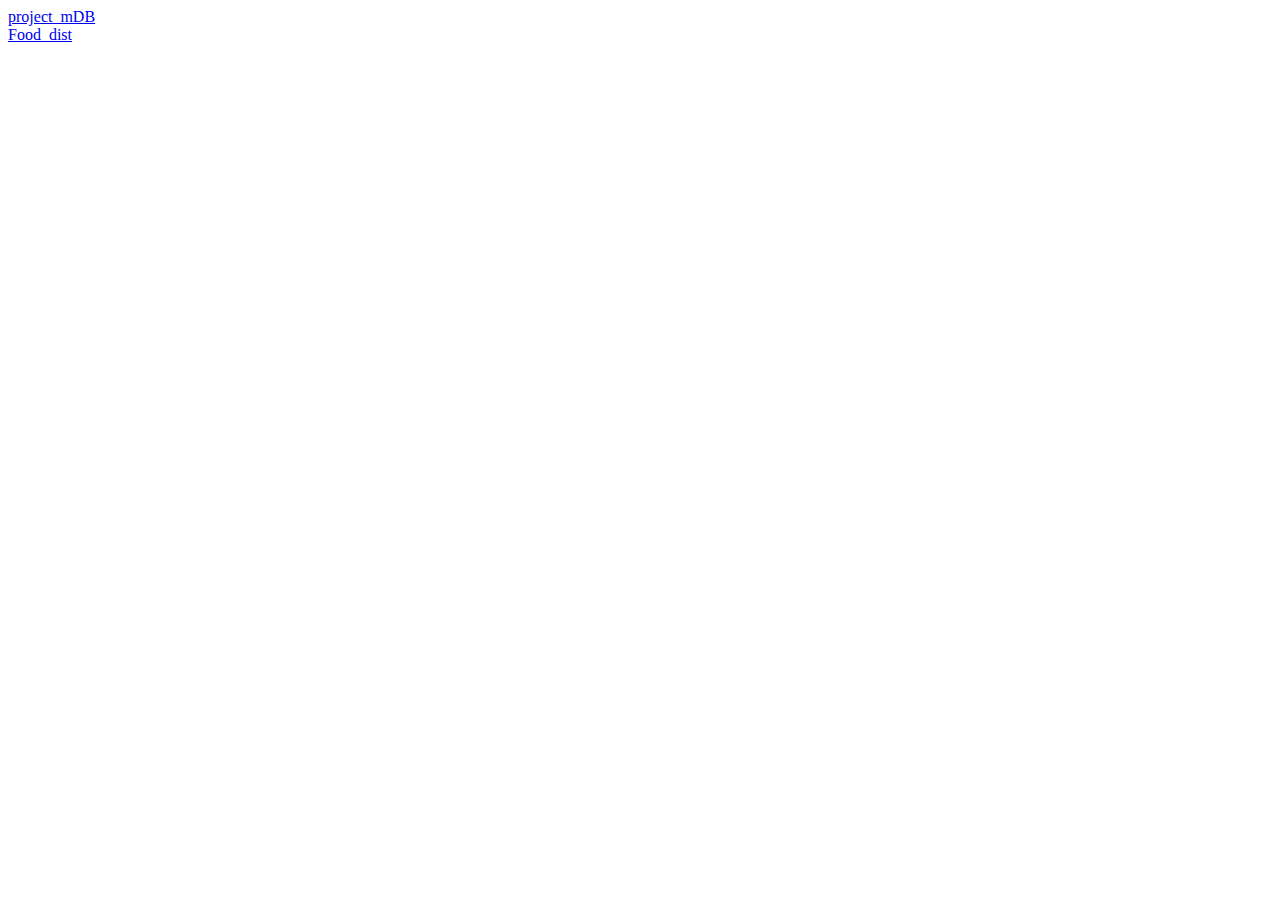
<file: index.html>
<!DOCTYPE html>
<html lang="en">
<head>
  <meta charset="UTF-8">
  <meta name="viewport" content="width=device-width, initial-scale=1.0">
  <meta http-equiv="X-UA-Compatible" content="ie=edge">
  <title>Document</title>
</head>
<body>
  <a href="project_mDB/project/index.html" class="project">project_mDB</a><br>
  <a href="Food_dist/index.html" class="project">Food_dist</a>
  <script src="js/script.js"></script>
</body>
</html>
</file>
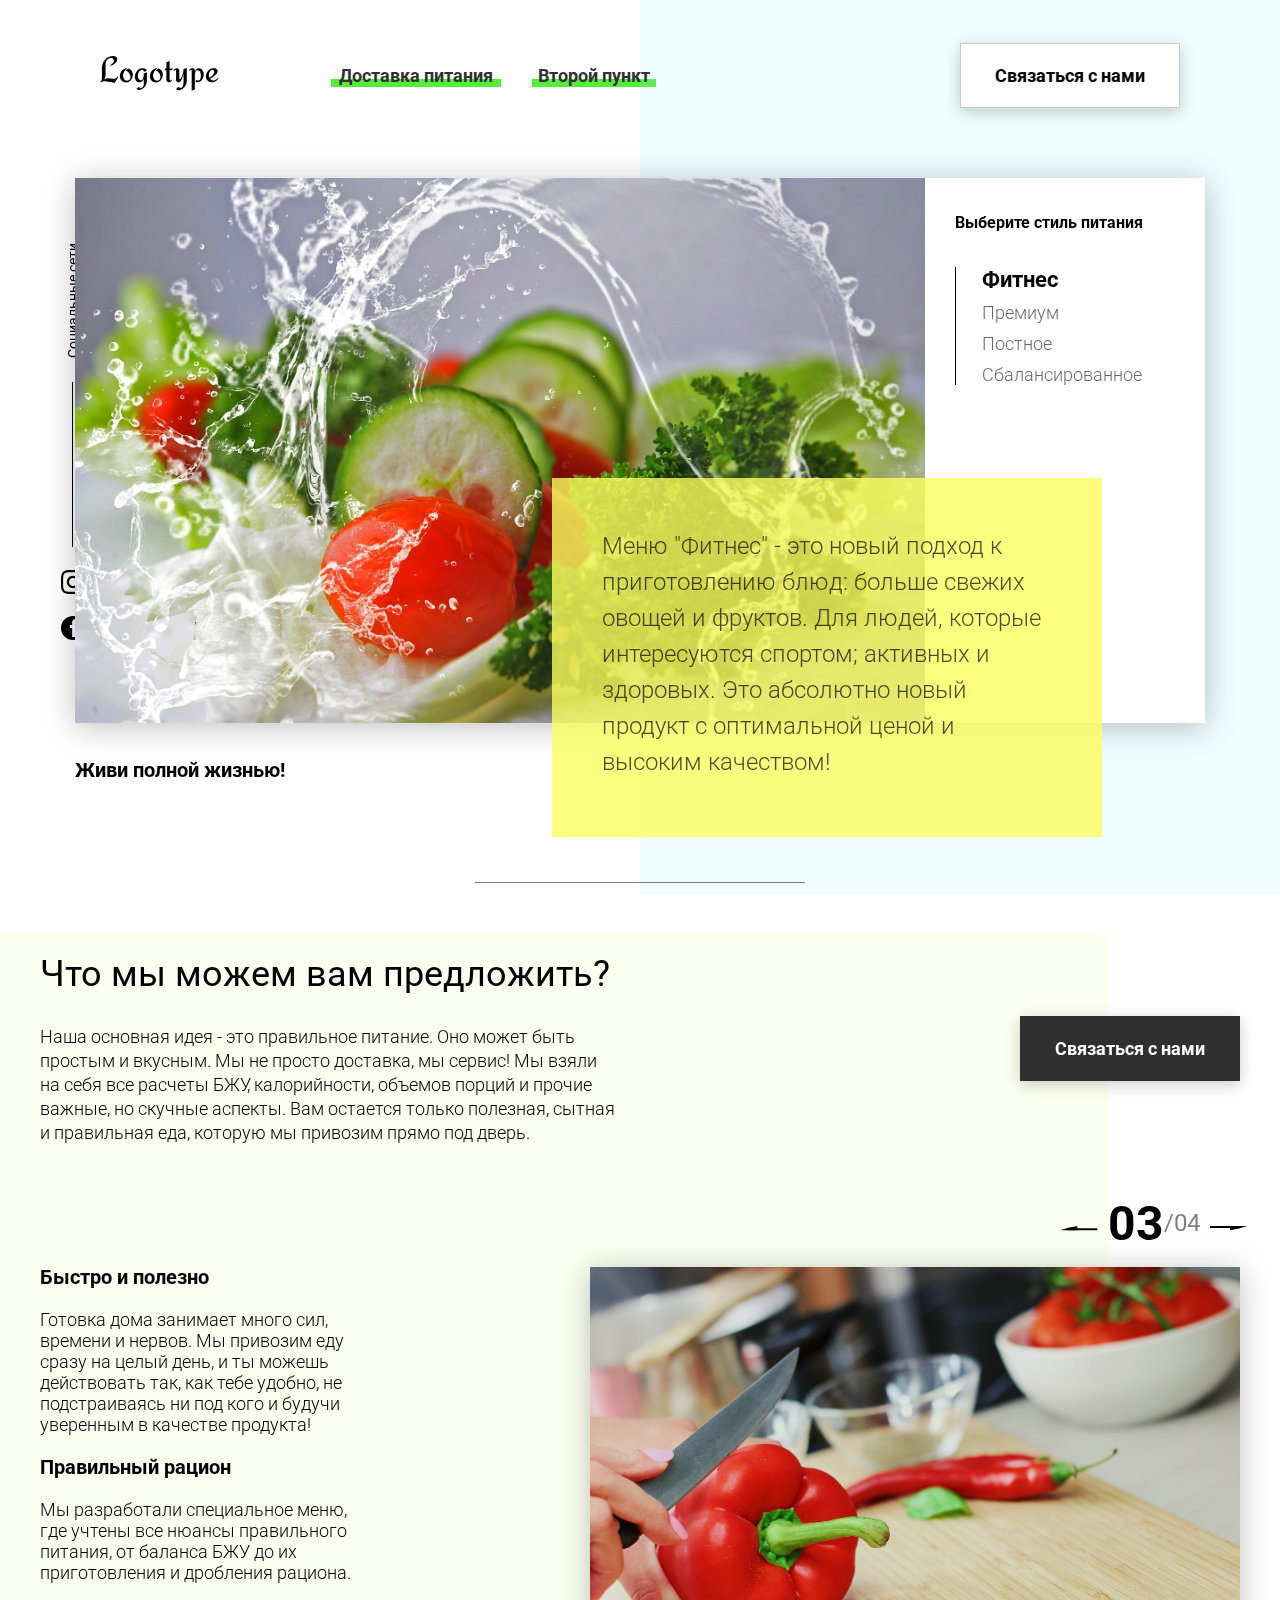
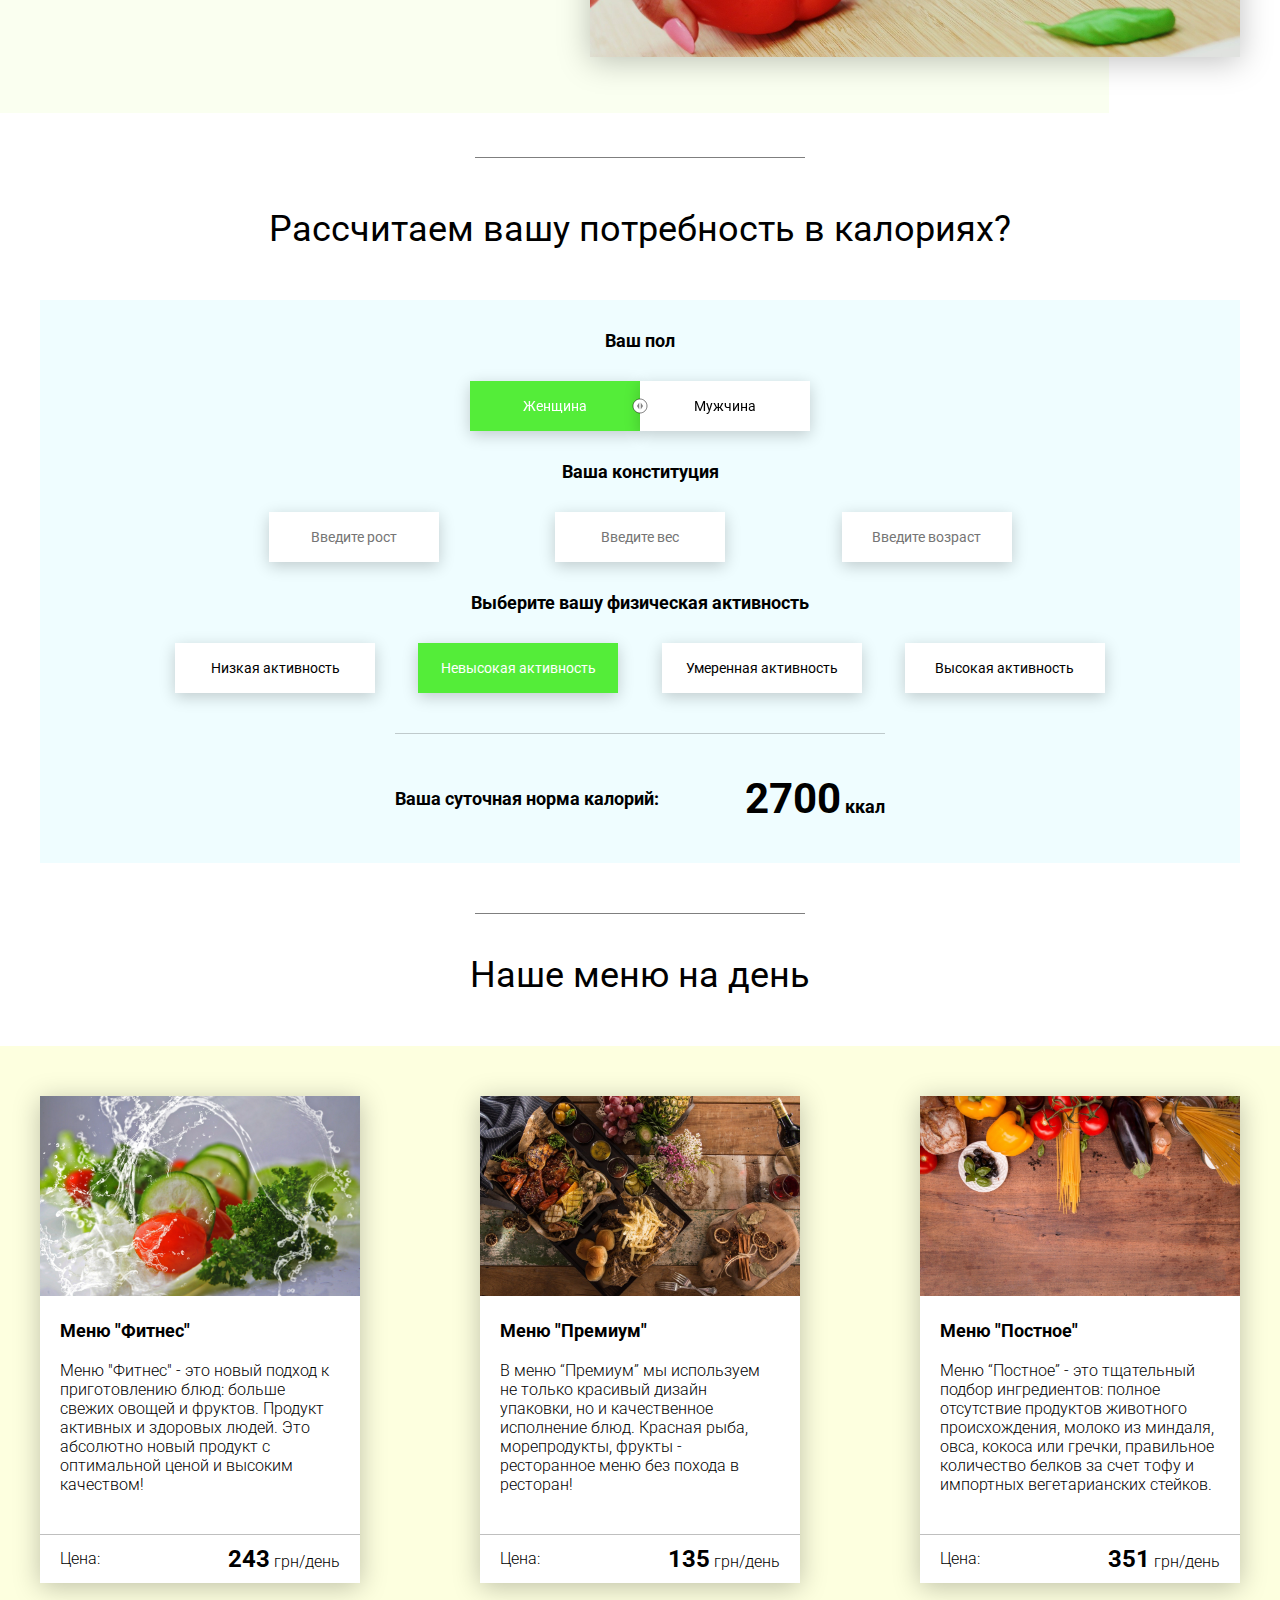
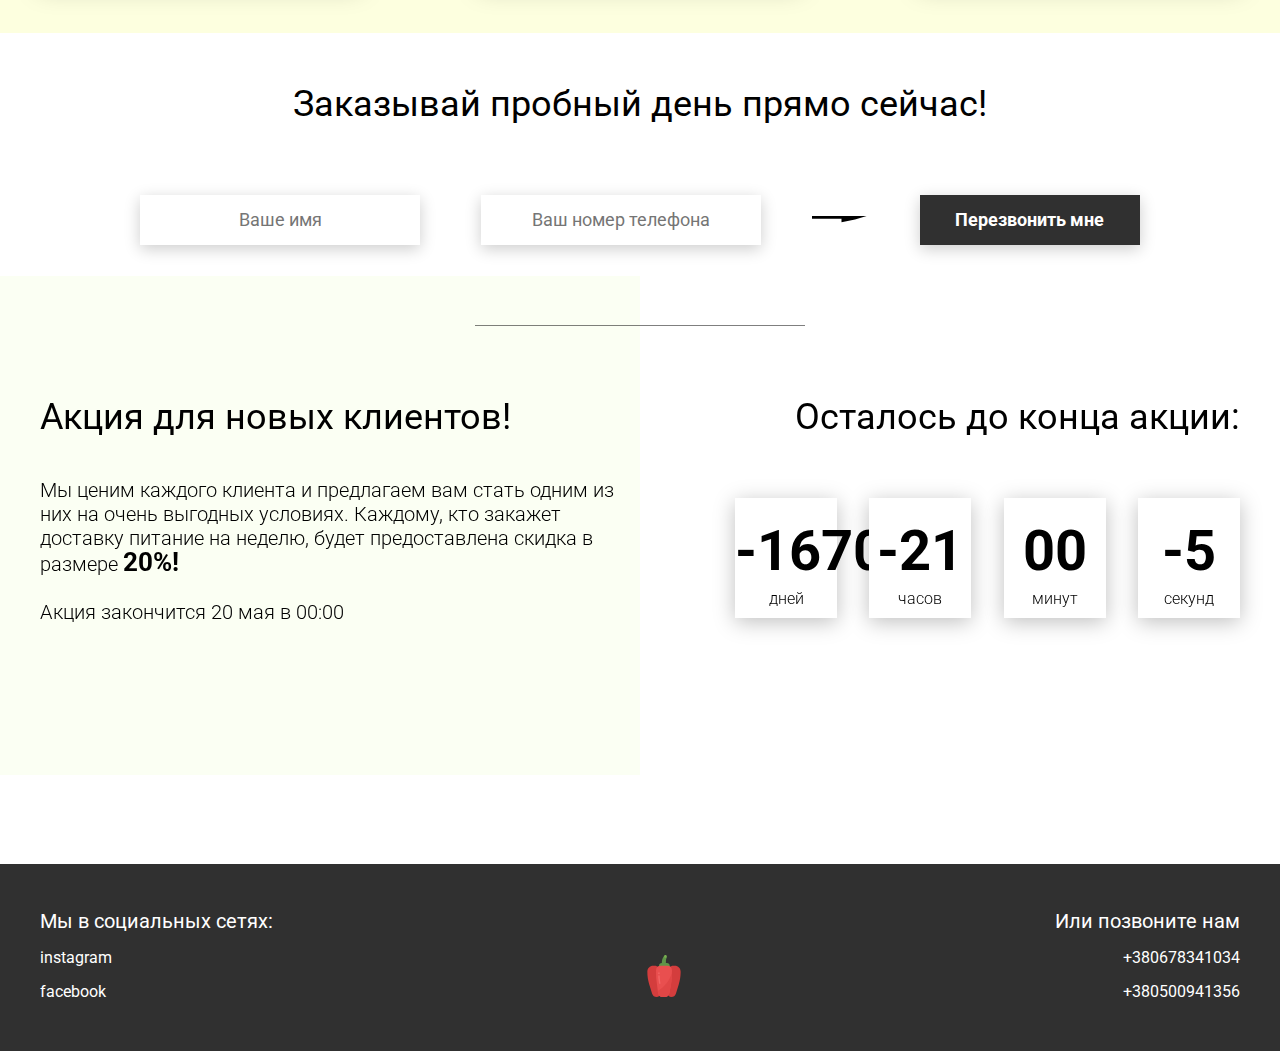
<file: Food_dist/index.html>
<!DOCTYPE html>
<html lang="en">
<head>
    <meta charset="UTF-8">
    <meta name="viewport" content="width=device-width, initial-scale=1.0">
    <title>Food</title>
    <link rel="stylesheet" href="css/style.css">
</head>
<body>
    <header class="header">
        <div class="header__left-block">
            <div class="header__logo">
                <img src="icons/logo.svg" alt="Логотип">
            </div>
            <nav class="header__links">
                <a href="#" class="header__link">Доставка питания</a>
                <a href="#" class="header__link">Второй пункт</a>
            </nav>
        </div>
        <div class="header__right-block">
            <button data-modal class="btn btn_white">Связаться с нами</button>
        </div>
    </header>
    <div class="sidepanel">
        <div class="sidepanel__text"><span>Социальные сети</span></div>
        <div class="sidepanel__divider"></div>
        <a href="#" class="sidepanel__icon">
            <img src="icons/instagram.svg" alt="instagram">
        </a>
        <a href="#" class="sidepanel__icon">
            <img src="icons/facebook.svg" alt="facebook">
        </a>
    </div>

    <div class="preview">
        <div class="bgc_blue"></div>
        <div class="container">
            <div class="tabcontainer">
                <div class="tabcontent">
                    <img src="img/tabs/vegy.jpg" alt="vegy">
                    <div class="tabcontent__descr">
                        Меню "Фитнес" - это новый подход к приготовлению блюд: больше свежих овощей и фруктов. Для людей, которые интересуются спортом; активных и здоровых. Это абсолютно новый продукт с оптимальной ценой и высоким качеством!
                    </div>
                </div>
                <div class="tabcontent">
                    <img src="img/tabs/elite.jpg" alt="elite">
                    <div class="tabcontent__descr">
                        Меню “Премиум” - мы используем не только красивый дизайн упаковки, но и качественное исполнение блюд. Красная рыба, морепродукты, фрукты - ресторанное меню без похода в ресторан!
                    </div>
                </div>
                <div class="tabcontent">
                    <img src="img/tabs/post.jpg" alt="post">
                    <div class="tabcontent__descr">
                        Наше специальное “Постное меню” - это тщательный подбор ингредиентов: полное отсутствие продуктов животного происхождения. Полная гармония с собой и природой в каждом элементе! Все будет Ом!
                    </div>
                </div>
                <div class="tabcontent">
                    <img src="img/tabs/vegy.jpg" alt="vegy">
                    <div class="tabcontent__descr">
                        Меню "Сбалансированное" - это соответствие вашего рациона всем научным рекомендациям. Мы тщательно просчитываем вашу потребность в к/б/ж/у и создаем лучшие блюда для вас.
                    </div>
                </div>
                <div class="tabheader">
                    <h3>Выберите стиль питания</h3>
                    <div class="tabheader__items">
                        <div class="tabheader__item tabheader__item_active">Фитнес</div>
                        <div class="tabheader__item">Премиум</div>
                        <div class="tabheader__item">Постное</div>
                        <div class="tabheader__item">Сбалансированное</div>
                    </div>
                </div>
            </div>
            <div class="preview__life">Живи полной жизнью!</div>
        </div>
    </div>

    <div class="divider"></div>

    <div class="offer">
        <div class="bgc_y"></div>
        <div class="container">
            <div class="offer__text">
                <h2 class="title">Что мы можем вам предложить?</h2>
                <div class="offer__descr">
                    Наша основная идея - это правильное питание. Оно может быть простым и вкусным. Мы не просто доставка, мы сервис! Мы взяли на себя все расчеты БЖУ, калорийности, объемов порций и прочие важные, но скучные аспекты. Вам остается только полезная, сытная и правильная еда, которую мы привозим прямо под дверь.
                </div>
            </div>
            <div class="offer__action">
                <button data-modal class="btn btn_dark">Связаться с нами</button>
            </div>
        </div>
        <div class="container">
            <div class="offer__advantages">
                <h2>Быстро и полезно</h2>
                <div class="offer__advantages-text">
                    Готовка дома занимает много сил, времени и нервов. Мы привозим еду сразу на целый день, и ты можешь действовать так, как тебе удобно, не подстраиваясь ни под кого и будучи уверенным в качестве продукта!
                </div>
                <h2>Правильный рацион</h2>
                <div class="offer__advantages-text">
                    Мы разработали специальное меню, где учтены все нюансы правильного питания, от баланса БЖУ до их приготовления и дробления рациона.
                </div>
            </div>
            <div class="offer__slider">
                <div class="offer__slider-counter">
                    <div class="offer__slider-prev">
                        <img src="icons/left.svg" alt="prev">
                    </div>
                    <span id="current">03</span>
                    /
                    <span id="total">04</span>
                    <div class="offer__slider-next">
                        <img src="icons/right.svg" alt="next">
                    </div>
                </div>
                <div class="offer__slider-wrapper">
                    <div class="offer__slide">
                        <img src="img/slider/pepper.jpg" alt="pepper">
                    </div>
                    <!-- <div class="offer__slide">
                        <img src="img/slider/food-12.jpg" alt="food">
                    </div>
                    <div class="offer__slide">
                        <img src="img/slider/olive-oil.jpg" alt="oil">
                    </div>
                    <div class="offer__slide">
                        <img src="img/slider/paprika.jpg" alt="paprika">
                    </div> -->
                </div>
            </div>
        </div>
    </div>

    <div class="divider"></div>

    <div class="calculating">
        <div class="container">
            <h2 class="title">Рассчитаем вашу потребность в калориях?
            </h2>
            <div class="calculating__field">
                <div class="calculating__subtitle">
                    Ваш пол
                </div>
                <div class="calculating__choose" id="gender">
                    <div class="calculating__choose-item calculating__choose-item_active">Женщина</div>
                    <div class="calculating__choose-item">Мужчина</div>
                </div>

                <div class="calculating__subtitle">
                    Ваша конституция
                </div>
                <div class="calculating__choose calculating__choose_medium">
                    <input type="text" id="height" placeholder="Введите рост" class="calculating__choose-item">
                    <input type="text" id="weight" placeholder="Введите вес"  class="calculating__choose-item">
                    <input type="text" id="age" placeholder="Введите возраст" class="calculating__choose-item">
                </div>

                <div class="calculating__subtitle">
                    Выберите вашу физическая активность
                </div>
                <div class="calculating__choose calculating__choose_big">
                    <div id="low" class="calculating__choose-item">Низкая активность </div>
                    <div id="small"  class="calculating__choose-item calculating__choose-item_active">Невысокая активность</div>
                    <div id="medium" class="calculating__choose-item">Умеренная активность</div>
                    <div id="high" class="calculating__choose-item">Высокая активность</div>
                </div>

                <div class="calculating__divider"></div>

                <div class="calculating__total">
                    <div class="calculating__subtitle">
                        Ваша суточная норма калорий:
                    </div>
                    <div class="calculating__result">
                        <span>2700</span> ккал
                    </div>
                </div>
            </div>
        </div>
    </div>

    <div class="divider"></div>

    <div class="menu">
        <h2 class="title">Наше меню на день</h2>

        <div class="menu__field">
            <div class="container">
                
            </div>
        </div>
    </div>

    <div class="order">
        <div class="container">
            <div class="title">Заказывай пробный день прямо сейчас!</div>
            <form action="#" class="order__form">
                <input required placeholder="Ваше имя" name="name" type="text" class="order__input">
                <input required placeholder="Ваш номер телефона" name="phone" type="phone" class="order__input">
                <img src="icons/right.svg" alt="right">
                <button class="btn btn_dark btn_min">Перезвонить мне</button>
            </form>
        </div>
    </div>

    <div class="divider"></div>

    <div class="promotion">
        <div class="bgc_y"></div>
        <div class="container">
            <div class="promotion__text">
                <div class="title">Акция для новых клиентов!</div>
                <div class="promotion__descr">
                    Мы ценим каждого клиента и предлагаем вам стать одним из них на очень выгодных условиях.
                    Каждому, кто закажет доставку питание на неделю, будет предоставлена скидка в размере <span>20%!</span>
                    <br><br>
                    Акция закончится 20 мая в 00:00
                </div>
            </div>
            <div class="promotion__timer">
                <div class="title">Осталось до конца акции:</div>
                <div class="timer">
                    <div class="timer__block">
                        <span id="days">12</span>
                        дней
                    </div>
                    <div class="timer__block">
                        <span id="hours">20</span>
                        часов
                    </div>
                    <div class="timer__block">
                        <span id="minutes">56</span>
                        минут
                    </div>
                    <div class="timer__block">
                        <span id="seconds">20</span>
                        секунд
                    </div>
                </div>
            </div>
        </div>
    </div>

    <footer class="footer">
        <div class="container">
            <div class="social">
                <div class="subtitle">Мы в социальных сетях:</div>
                <a href="#" class="link">instagram</a>
                <a href="#" class="link">facebook</a>
            </div>
            <div class="pepper">
                <img src="icons/veg.svg" alt="pepper">
            </div>
            <div class="call">
                <div class="subtitle">Или позвоните нам</div>
                <a href="#" class="link">+380678341034</a>
                <a href="#" class="link">+380500941356</a>
            </div>
        </div>
    </footer>

    <div class="modal">
        <div class="modal__dialog">
            <div class="modal__content">
                <form action="#">
                    <div data-close class="modal__close">&times;</div>
                    <div class="modal__title">Мы свяжемся с вами как можно быстрее!</div>
                    <input required placeholder="Ваше имя" name="name" type="text" class="modal__input">
                    <input required placeholder="Ваш номер телефона" name="phone" type="phone" class="modal__input">
                    <button class="btn btn_dark btn_min">Перезвонить мне</button>
                </form>
            </div>
        </div>
    </div>
    <script src="js/script.js"></script>
</body>
</html>
</file>
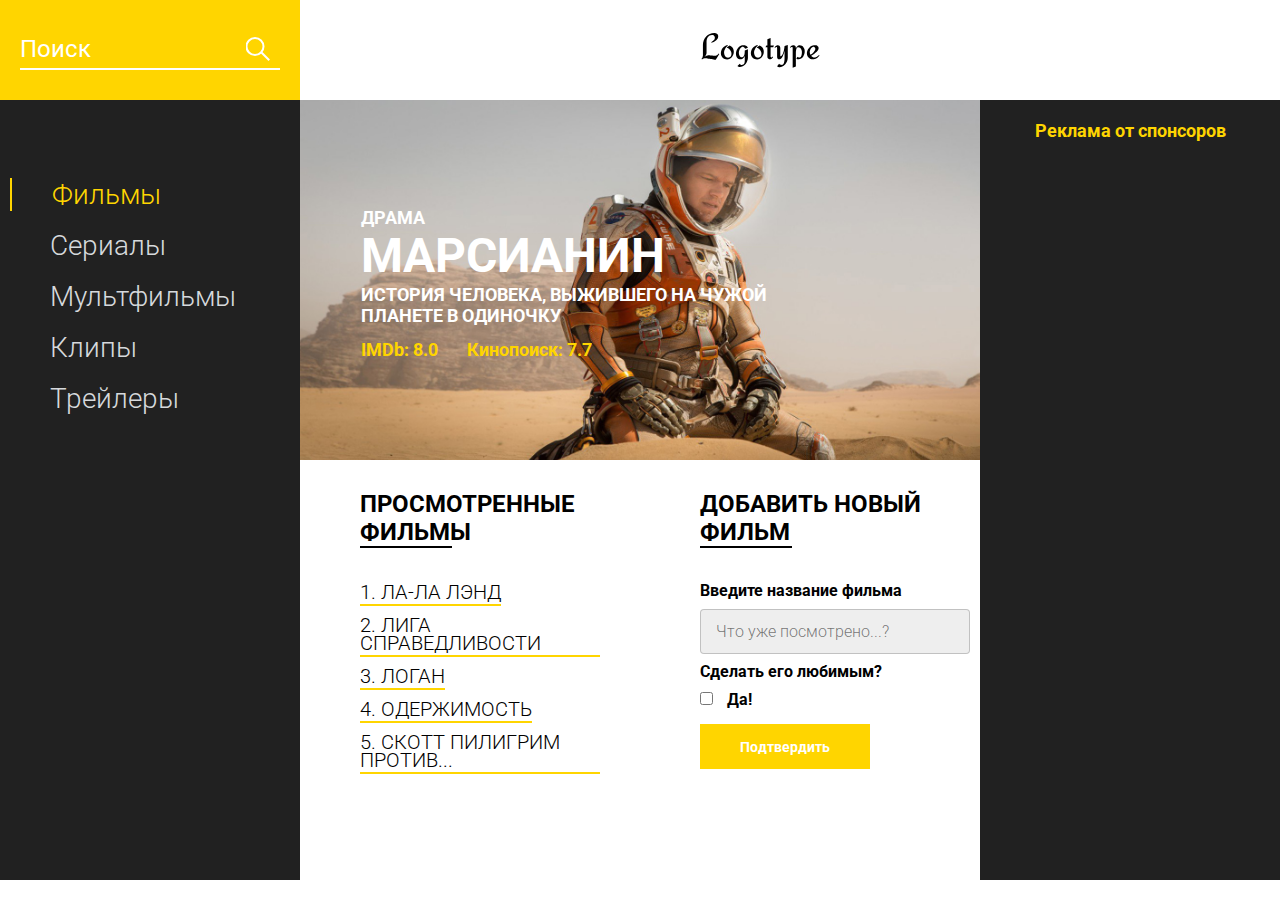
<file: project_mDB/project/index.html>
<!DOCTYPE html>
<html lang="en">
<head>
    <meta charset="UTF-8">
    <meta name="viewport" content="width=device-width, initial-scale=1.0">
    <title>Movie DB</title>
    <link href="https://fonts.googleapis.com/css?family=Roboto:300,400,700&display=swap&subset=cyrillic-ext" rel="stylesheet">
    <link rel="stylesheet" href="css/style.min.css">
</head>
<body>
    <header class="header">
        <div class="header__search">
            <form action="#">
                <input type="text" placeholder="Поиск">
            </form>
        </div>
        <div class="header__logo">
            <img src="icons/Logotype.svg" alt="logo">
        </div>
    </header>
    <main class="promo">
        <div class="promo__menu">
            <nav class="promo__menu-list">
                <ul>
                    <li><a class="promo__menu-item promo__menu-item_active" href="#">Фильмы</a></li>
                    <li><a class="promo__menu-item" href="#">Сериалы</a></li>
                    <li><a class="promo__menu-item" href="#">Мультфильмы</a></li>
                    <li><a class="promo__menu-item" href="#">Клипы</a></li>
                    <li><a class="promo__menu-item" href="#">Трейлеры</a></li>
                </ul>
            </nav>
        </div>
        <div class="promo__content">
            <div class="promo__bg">
                <div class="promo__genre">КОМЕДИЯ</div>
                <div class="promo__title">МАРСИАНИН</div>
                <div class="promo__descr">ИСТОРИЯ ЧЕЛОВЕКА, ВЫЖИВШЕГО НА ЧУЖОЙ ПЛАНЕТЕ В ОДИНОЧКУ</div>
                <div class="promo__ratings">
                    <span>IMDb: 8.0</span>
                    <span>Кинопоиск: 7.7</span>
                </div>
            </div>
            <div class="promo__interactive">
                <div>
                    <div class="promo__interactive-title">ПРОСМОТРЕННЫЕ ФИЛЬМЫ</div>
                    <ul class="promo__interactive-list">
                        <li class="promo__interactive-item">ЛОГАН
                            <div class="delete"></div>
                        </li>
                        <li class="promo__interactive-item">ЛИГА СПРАВЕДЛИВОСТИ
                            <div class="delete"></div>
                        </li>
                        <li class="promo__interactive-item">ЛА-ЛА ЛЭНД
                            <div class="delete"></div>
                        </li>
                        <li class="promo__interactive-item">ОДЕРЖИМОСТЬ
                            <div class="delete"></div>
                        </li>
                        <li class="promo__interactive-item">СКОТТ ПИЛИГРИМ ПРОТИВ...
                            <div class="delete"></div>
                        </li>
                    </ul>
                </div>
                <div>
                    <form class="add">
                        <div class="promo__interactive-title">ДОБАВИТЬ НОВЫЙ ФИЛЬМ</div>
                        <span>Введите название фильма</span>
                        <input class="adding__input" type="text" placeholder="Что уже посмотрено...?">
                        <span>Сделать его любимым?</span>
                        <input type="checkbox">
                        <span class="yes">Да!</span>
                        <button>Подтвердить</button>
                    </form>
                </div>
            </div>
        </div>
        <div class="promo__adv">
            <div class="promo__adv-title">Реклама от спонсоров</div>
            <img src="img/content_1.jpg" alt="some picture">
            <img src="img/content_2.jpg" alt="some picture">
            <img src="img/content_3.png" alt="some picture">
        </div>
    </main>

    <script src="js/script.js"></script>
</body>
</html>
</file>
<file: Food_dist/css/style.css>
@import url(https://fonts.googleapis.com/css?family=Roboto:300,400,700&display=swap&subset=cyrillic-ext);*{box-sizing:border-box;margin:0;padding:0;font-family:Roboto,sans-serif}a{text-decoration:none}.btn{width:220px;height:65px;display:flex;justify-content:center;align-items:center;background-color:#fff;font-size:18px;font-weight:700;border:1px solid rgba(0,0,0,.2);box-shadow:0 4px 15px rgba(0,0,0,.2);cursor:pointer;transition:.3s all;outline:0}.btn_white{background-color:#fff}.btn_dark{background-color:#303030;color:#fff;border:none}.btn_min{height:50px}.btn:hover{box-shadow:0 4px 30px rgba(0,0,0,.3)}.container{max-width:1200px;margin:0 auto}.divider{width:330px;height:1px;margin:0 auto;background-color:rgba(0,0,0,.5)}.title{font-size:36px;font-weight:400}.header{display:flex;justify-content:space-between;align-items:center;height:150px;padding:0 100px}.header__left-block{display:flex;justify-content:space-between;min-width:550px}.header__logo{max-width:170px}.header__logo img{width:100%}.header__links{display:flex;align-items:center}.header__link{position:relative;margin-right:45px;font-weight:700;font-size:18px;color:#303030}.header__link:after{content:'';position:absolute;display:block;width:110%;left:-5%;bottom:-1px;z-index:-1;height:8px;background:#54ed39}.header__link:last-child{margin-right:0}.sidepanel{position:fixed;left:60px;top:240px;height:400px;width:25px;display:flex;flex-direction:column;justify-content:space-between;align-items:center}.sidepanel__text{width:120px;height:120px;font-size:14px}.sidepanel__text span{display:flex;transform:rotate(-90deg) translateX(-50px)}.sidepanel__divider{width:1px;height:165px;background-color:#000}.sidepanel__icon{width:24px;height:24px}.sidepanel__icon img{width:100%}.preview{padding:28px 0 100px 0;position:relative}.preview__life{font-weight:700;font-size:20px;margin-left:35px;margin-top:35px}.bgc_blue{position:absolute;right:0;top:-155px;width:50vw;height:900px;background:rgba(146,242,255,.15);z-index:-1}.tabcontainer{display:flex;width:1130px;margin:0 auto;box-shadow:0 4px 30px rgba(0,0,0,.25)}.tabcontent{width:850px;position:relative}.tabcontent img{width:100%;height:100%;object-fit:cover}.tabcontent__descr{position:absolute;top:300px;right:-177px;width:550px;height:359px;background:rgba(251,254,93,.8);padding:50px;font-size:24px;font-weight:300;line-height:36px;color:rgba(0,0,0,.7)}.tabheader{width:280px;padding:35px 30px;background-color:#fff}.tabheader h3{font-weight:700;font-size:16px}.tabheader__items{margin-top:35px;padding-left:26px;border-left:1px solid #000}.tabheader__item{font-weight:700;font-size:18px;font-weight:300;margin-top:10px;color:rgba(0,0,0,.6);cursor:pointer;transition:.3s all}.tabheader__item_active{color:#000;font-size:22px;font-weight:700}.offer{padding:70px 0 100px 0;position:relative}.offer .container{display:flex;justify-content:space-between}.offer .bgc_y{position:absolute;width:1109px;height:780px;background:rgba(243,255,222,.45);z-index:-1;top:50px}.offer__text{width:580px}.offer__descr{font-size:18px;margin-top:30px;font-weight:300;line-height:24px}.offer__action{display:flex;align-items:center;justify-content:flex-end}.offer__advantages{width:330px;margin-top:50px}.offer__advantages h2{font-weight:700;font-size:20px;margin-top:20px}.offer__advantages h2:first-child{margin-top:70px}.offer__advantages-text{margin-top:20px;font-size:18px;font-weight:300;line-height:21px}.offer__slider{width:650px;margin-top:50px;display:flex;flex-direction:column;align-items:flex-end}.offer__slider-counter{display:flex;width:180px;align-items:center;font-size:24px;color:rgba(0,0,0,.5)}.offer__slider-wrapper{width:100%;margin-top:15px;box-shadow:0 4px 30px rgba(0,0,0,.25)}.offer__slider-prev{margin-right:10px;cursor:pointer}.offer__slider-next{margin-left:10px;cursor:pointer}.offer__slider #current{font-size:48px;font-weight:700;color:#000}.offer__slide{width:100%;height:390px}.offer__slide img{width:100%;height:100%;object-fit:cover}.calculating{padding:50px 0}.calculating .title{text-align:center}.calculating__field{width:100%;margin-top:50px;background:rgba(146,242,255,.15);padding:30px 0 40px 0}.calculating__subtitle{text-align:center;font-size:18px;font-weight:700;margin-top:30px}.calculating__subtitle:first-child{margin-top:0}.calculating #gender:after{content:'';position:absolute;top:50%;transform:translateY(-50%);display:block;width:16px;height:16px;background:url(../icons/switch.svg) center center/cover no-repeat}.calculating__choose{position:relative;display:flex;margin-top:30px;justify-content:center}.calculating__choose-item{display:flex;align-items:center;justify-content:center;width:170px;height:50px;padding:0 10px;background:#fff;box-shadow:0 4px 15px rgba(0,0,0,.2);border:none;text-align:center;font-size:14px;cursor:pointer;outline:0;transition:.3s all}.calculating__choose-item_active{color:#fff;background-color:#54ed39}.calculating__choose_medium{width:743px;justify-content:space-between;margin:30px auto 0 auto}.calculating__choose_big{width:930px;justify-content:space-between;margin:30px auto 0 auto}.calculating__choose_big .calculating__choose-item{width:200px}.calculating__divider{width:490px;height:1px;margin:40px auto;background-color:rgba(0,0,0,.2)}.calculating__total{width:490px;margin:0 auto;display:flex;justify-content:space-between;align-items:center}.calculating__result{font-size:18px;font-weight:700}.calculating__result span{font-size:42px}.menu{padding:40px 0 50px 0}.menu .container{display:flex;justify-content:space-between;align-items:flex-start}.menu .title{text-align:center}.menu__field{margin-top:50px;padding:50px 0;width:100%;background:rgba(249,254,126,.25)}.menu__item{width:320px;min-height:450px;background:#fff;box-shadow:0 4px 25px rgba(0,0,0,.25);font-size:16px;font-weight:300}.menu__item img{width:100%;height:200px;object-fit:cover}.menu__item-subtitle{font-weight:700;font-size:18px;padding:0 20px;margin-top:20px}.menu__item-descr{margin-top:20px;padding:0 20px}.menu__item-divider{width:100%;height:1px;background-color:rgba(0,0,0,.25);margin-top:40px}.menu__item-price{display:flex;justify-content:space-between;align-items:center;padding:10px 20px}.menu__item-price span{font-size:24px;font-weight:700}.order{padding-bottom:80px}.order .title{text-align:center}.order__form{margin-top:70px;padding:0 100px;display:flex;justify-content:space-between;align-items:center}.order__form img{transform:scale(1.5)}.order__input{width:280px;height:50px;background:#fff;box-shadow:0 4px 15px rgba(0,0,0,.2);border:none;font-size:18px;text-align:center;padding:0 20px;outline:0}.promotion{padding:70px 0 240px 0;position:relative}.promotion .container{display:flex}.promotion .bgc_y{position:absolute;width:50%;height:499px;background:rgba(243,255,222,.35);z-index:-1;top:-50px;left:0}.promotion__text{width:50%}.promotion__descr{margin-top:40px;font-size:20px;line-height:24px;font-weight:300}.promotion__descr span{font-weight:700;font-size:26px}.promotion__timer{width:50%}.promotion__timer .title{text-align:right}.promotion__timer .timer{margin-top:60px;padding-left:95px;display:flex;justify-content:space-between;align-items:center}.promotion__timer .timer__block{width:102px;height:120px;background:#fff;box-shadow:0 4px 20px rgba(0,0,0,.25);font-size:16px;font-weight:300;text-align:center}.promotion__timer .timer__block span{display:block;margin-top:20px;margin-bottom:5px;font-size:56px;font-weight:700}.footer{min-height:180px;background-color:#303030;padding:45px 0 50px 0;color:#fff}.footer .container{height:100%;display:flex;justify-content:space-between;align-items:flex-end}.footer .subtitle{font-size:20px}.footer .link{display:block;margin-top:15px;font-size:16px;color:#fff}.footer .call{text-align:right}.modal{position:fixed;top:0;left:0;z-index:1050;display:none;width:100%;height:100%;overflow:hidden;background-color:rgba(0,0,0,.5)}.modal__dialog{max-width:500px;margin:40px auto}.modal__content{position:relative;width:100%;padding:40px;background-color:#fff;border:1px solid rgba(0,0,0,.2);border-radius:4px;max-height:80vh;overflow-y:auto}.modal__close{position:absolute;top:8px;right:14px;font-size:30px;color:#000;opacity:.5;font-weight:700;border:none;background-color:transparent;cursor:pointer}.modal__title{text-align:center;font-size:22px;text-transform:uppercase}.modal__input{display:block;margin:20px auto 20px auto;width:280px;height:50px;background:#fff;box-shadow:0 4px 15px rgba(0,0,0,.2);border:none;font-size:18px;text-align:center;padding:0 20px;outline:0}.modal .btn{display:block;width:280px;margin:0 auto}.show {display: block;}
</file>
<file: project_mDB/project/css/style.min.css>
*{-webkit-box-sizing:border-box;box-sizing:border-box;margin:0;padding:0;font-family:'Roboto', sans-serif}.header{display:-webkit-box;display:-ms-flexbox;display:flex;height:100px}.header__search{display:-webkit-box;display:-ms-flexbox;display:flex;-webkit-box-pack:center;-ms-flex-pack:center;justify-content:center;-webkit-box-align:center;-ms-flex-align:center;align-items:center;height:100%;width:300px;background:#FFD500}.header__search form{position:relative;width:260px;height:30px}.header__search form input{width:100%;border:none;border-bottom:2px solid #fff;background-color:transparent;color:#fff;font-size:24px;line-height:28px;padding-bottom:5px;outline:none}.header__search form input::-webkit-input-placeholder{color:#fff}.header__search form input:-ms-input-placeholder{color:#fff}.header__search form input::-ms-input-placeholder{color:#fff}.header__search form input::placeholder{color:#fff}.header__search form:after{content:'';display:block;position:absolute;top:2px;right:10px;background:url("../icons/search.svg") center center/cover no-repeat;width:24px;height:24px}.header__logo{display:-webkit-box;display:-ms-flexbox;display:flex;-webkit-box-pack:center;-ms-flex-pack:center;justify-content:center;-webkit-box-align:center;-ms-flex-align:center;align-items:center;height:100%;width:calc(100% - 360px)}.promo{height:780px;display:-webkit-box;display:-ms-flexbox;display:flex}.promo__menu{width:300px;height:100%;background:#212121;padding:60px 0 0 10px}.promo__menu-item{display:block;font-size:28px;line-height:33px;color:#D6D9DC;text-decoration:none;font-weight:300;padding-left:40px;margin-top:18px}.promo__menu-item:hover{color:#FFD500}.promo__menu-item_active{border-left:2px solid  #FFD500;color:#FFD500}.promo__content{width:calc(100% - 600px)}.promo__bg{height:360px;background:url("../img/mars.webp") center center/cover no-repeat;background-position:top;padding:107px 0 0 61px}.promo__genre{font-weight:bold;font-size:18px;line-height:21px;color:#FFFFFF;text-transform:uppercase}.promo__title{font-weight:bold;font-size:48px;line-height:56px;color:#FFFFFF;text-transform:uppercase}.promo__descr{width:481px;font-weight:bold;font-size:18px;line-height:21px;color:#FFFFFF;text-transform:uppercase}.promo__ratings{margin-top:13px}.promo__ratings span{font-weight:bold;font-size:18px;line-height:21px;color:#FFD500;margin-right:25px}.promo__interactive{display:-webkit-box;display:-ms-flexbox;display:flex}.promo__interactive>div{width:50%;padding:30px 0 0 60px}.promo__interactive-title{display:inline-block;font-weight:bold;font-size:24px;line-height:28px;color:#000000}.promo__interactive-title:after{content:'';display:block;width:33%;height:2px;background-color:#000}.promo__interactive-list{list-style-type:none;margin-top:35px;display:-webkit-box;display:-ms-flexbox;display:flex;-webkit-box-orient:vertical;-webkit-box-direction:normal;-ms-flex-direction:column;flex-direction:column;-webkit-box-align:start;-ms-flex-align:start;align-items:flex-start}.promo__interactive-item{display:inline-block;position:relative;font-weight:300;font-size:20px;line-height:18px;color:#000000;margin-bottom:15px;padding-right:40px;text-transform:uppercase}.promo__interactive-item span{display:block;position:absolute;left:-30px;top:50%;-webkit-transform:translateY(-50%);transform:translateY(-50%);width:20px;height:20px;background:url("../icons/Star.svg") center center/cover no-repeat}.promo__interactive-item:before{content:'';position:absolute;bottom:-5px;display:block;width:calc(100% - 40px);height:2px;background-color:#FFD500}.promo__interactive-item:hover .delete{content:'';display:block;position:absolute;right:0px;top:50%;-webkit-transform:translateY(-50%);transform:translateY(-50%);width:20px;height:20px;background:url("../icons/trash.png") center center/cover no-repeat;cursor:pointer}.promo__interactive .add .promo__interactive-title{margin-bottom:25px}.promo__interactive .add span{display:block;margin:10px 0;font-weight:bold;font-size:16px;line-height:16px;color:#000000}.promo__interactive .add .yes{display:inline;margin-left:10px}.promo__interactive .add input[type="text"]{width:270px;height:45px;line-height:50px;font-size:16px;background:rgba(196,196,196,0.29);border:1px solid rgba(0,0,0,0.19);padding:0 15px;outline:none;border-radius:4px}.promo__interactive .add input[type="text"]::-webkit-input-placeholder{font-weight:300;font-size:16px;color:rgba(0,0,0,0.53)}.promo__interactive .add input[type="text"]:-ms-input-placeholder{font-weight:300;font-size:16px;color:rgba(0,0,0,0.53)}.promo__interactive .add input[type="text"]::-ms-input-placeholder{font-weight:300;font-size:16px;color:rgba(0,0,0,0.53)}.promo__interactive .add input[type="text"]::placeholder{font-weight:300;font-size:16px;color:rgba(0,0,0,0.53)}.promo__interactive .add button{display:block;margin-top:15px;width:170px;height:45px;background:#FFD500;font-weight:bold;font-size:14px;line-height:14px;color:#FFFFFF;border:none;outline:none;cursor:pointer}.promo__interactive .add button:active{-webkit-transform:scale(0.95);transform:scale(0.95)}.promo__adv{background:#212121;width:300px;height:100%}.promo__adv-title{font-weight:bold;font-size:18px;line-height:21px;color:#FFD500;margin:20px 0;text-align:center}.promo__adv img{width:100%;margin-bottom:10px}
/*# sourceMappingURL=style.min.css.map */
</file>
